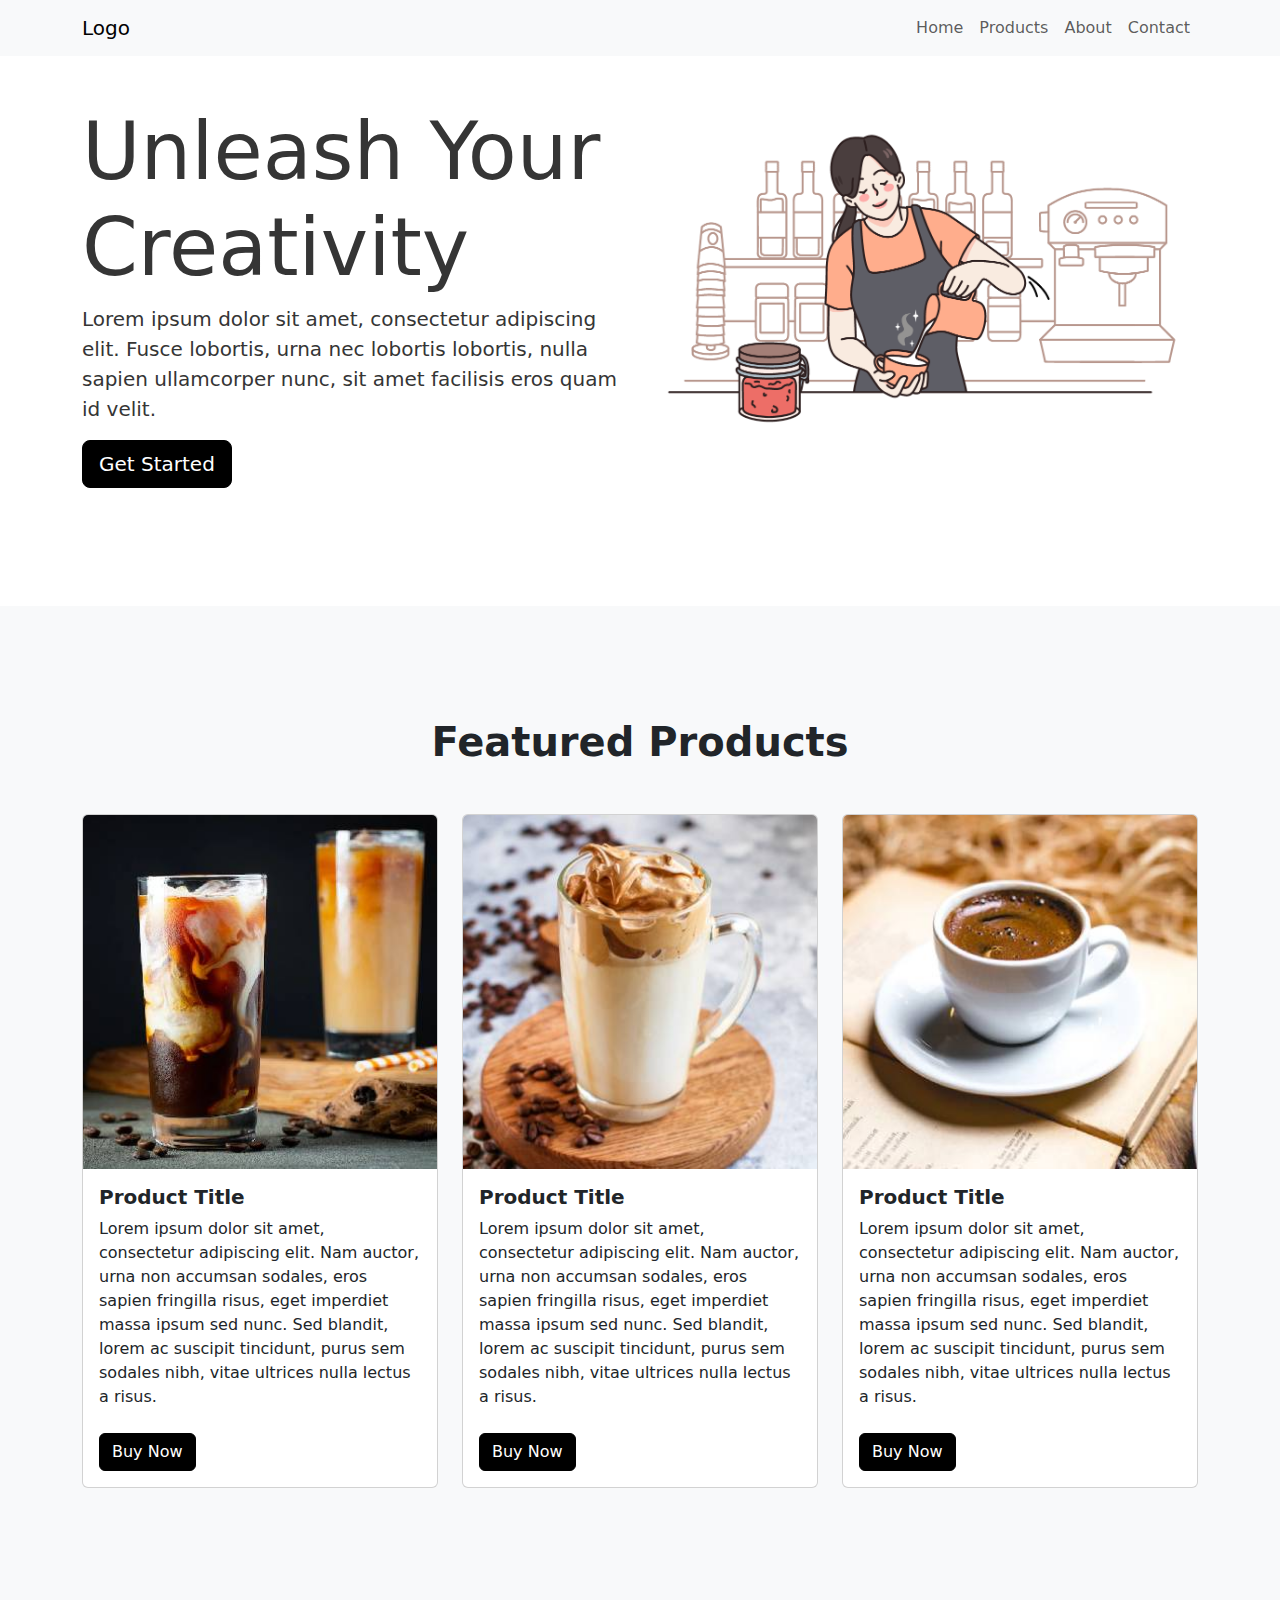
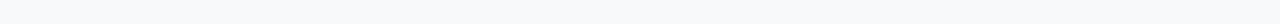
<file: index2.html>
<!DOCTYPE html>
<html>

<head>
    <title>Sample Code</title>
    <!-- Bootstrap CSS -->
    <link rel="stylesheet" href="https://cdnjs.cloudflare.com/ajax/libs/bootstrap/5.2.3/css/bootstrap.min.css" />
    <!-- Custom CSS -->
    <link rel="stylesheet" href="style.css">
</head>

<body>
    <!-- Navigation -->
    <nav class="navbar navbar-expand-lg navbar-light bg-light">
        <div class="container">
            <a class="navbar-brand" href="#">Logo</a>
            <button class="navbar-toggler" type="button" data-bs-toggle="collapse" data-bs-target="#navbarNav"
                aria-controls="navbarNav" aria-expanded="false" aria-label="Toggle navigation">
                <span class="navbar-toggler-icon"></span>
            </button>
            <div class="collapse navbar-collapse" id="navbarNav">
                <ul class="navbar-nav ms-auto">
                    <li class="nav-item">
                        <a class="nav-link" href="#">Home</a>
                    </li>
                    <li class="nav-item">
                        <a class="nav-link" href="#">Products</a>
                    </li>
                    <li class="nav-item">
                        <a class="nav-link" href="#">About</a>
                    </li>
                    <li class="nav-item">
                        <a class="nav-link" href="#">Contact</a>
                    </li>
                </ul>
            </div>
        </div>
    </nav>

    <!-- Header -->
    <header>
        <div class="container py-5">
            <div class="row">
                <div class="col-md-6">
                    <h1 class="display-1">Unleash Your Creativity</h1>
                    <p class="lead">Lorem ipsum dolor sit amet, consectetur adipiscing elit. Fusce lobortis, urna nec
                        lobortis lobortis, nulla sapien ullamcorper nunc, sit amet facilisis eros quam id velit.</p>
                    <a href="#" class="btn btn-lg btn-primary">Get Started</a>
                </div>
                <div class="col-md-6">
                    <img src="images/header/banner1.png" class="img-fluid" alt="Header Image">
                </div>
            </div>
        </div>
    </header>

    <!-- Products -->
    <section class="bg-light">
        <div class="container py-5">
            <div class="row">
                <div class="col-md-12">
                    <h2 class="text-center mb-5">Featured Products</h2>
                </div>
            </div>
            <div class="row">
                <div class="col-md-4">
                    <div class="card mb-4">
                        <img src="images/produk/product_kopi_susu.jpg" class="card-img-top" alt="Product Image">
                        <div class="card-body">
                            <h5 class="card-title">Product Title</h5>
                            <p class="card-text">Lorem ipsum dolor sit amet, consectetur adipiscing elit. Nam auctor,
                                urna non accumsan sodales, eros sapien fringilla risus, eget imperdiet massa ipsum sed
                                nunc. Sed blandit, lorem ac suscipit tincidunt, purus sem sodales nibh, vitae ultrices
                                nulla lectus a risus.</p>
                            <a href="#" class="btn btn-primary">Buy Now</a>
                        </div>
                    </div>
                </div>
                <div class="col-md-4">
                    <div class="card mb-4">
                        <img src="images/produk/product_capuchino.jpg" class="card-img-top" alt="Product Image">
                        <div class="card-body">
                            <h5 class="card-title">Product Title</h5>
                            <p class="card-text">Lorem ipsum dolor sit amet, consectetur adipiscing elit. Nam auctor,
                                urna non accumsan sodales, eros sapien fringilla risus, eget imperdiet massa ipsum sed
                                nunc. Sed blandit, lorem ac suscipit tincidunt, purus sem sodales nibh, vitae ultrices
                                nulla lectus a risus.</p>
                            <a href="#" class="btn btn-primary">Buy Now</a>
                        </div>
                    </div>
                </div>
                <div class="col-md-4">
                    <div class="card mb-4">
                        <img src="images/produk/product_espresso.jpg" class="card-img-top" alt="Product Image">
                        <div class="card-body">
                            <h5 class="card-title">Product Title</h5>
                            <p class="card-text">Lorem ipsum dolor sit amet, consectetur adipiscing elit. Nam auctor,
                                urna non accumsan sodales, eros sapien fringilla risus, eget imperdiet massa ipsum sed
                                nunc. Sed blandit, lorem ac suscipit tincidunt, purus sem sodales nibh, vitae ultrices
                                nulla lectus a risus.</p>
                            <a href="#" class="btn btn-primary">Buy Now</a>
                        </div>
                    </div>
                </div>
            </div>
        </div>
    </section>
    <script src="https://cdnjs.cloudflare.com/ajax/libs/bootstrap/5.2.3/js/bootstrap.min.js"
        integrity="sha512-2EKKQxLxRZ0L5NpPr19i5wGpx1Aa3e4+sX0/r/6ox2i6x8U6b//l6hOc6JmH6p8C/k1OmhX9hUH30AlUEcW8Vg=="
        crossorigin="anonymous" referrerpolicy="no-referrer"></script>
</body>

</html>
</file>
<file: style.css>
header {
    background-image: url("https://rikikurnia.com/assets/header-bg.png");
    background-position: center;
    background-size: cover;
    color: #353535;
    min-height: 550px;
}

header h1 {
    font-size: 4.5rem;
    font-weight: 700;
    line-height: 1.2;
}

header p {
    font-size: 1.5rem;
    font-weight: 400;
    line-height: 1.5;
}

@media (max-width: 768px) {
    header {
        height: auto;
        padding-top: 3rem;
        padding-bottom: 3rem;
    }

    header h1 {
        font-size: 2rem;
        line-height: 1.2;
        margin-bottom: 1rem;
    }

    header p {
        font-size: 1rem;
        line-height: 1.5;
        margin-bottom: 1.5rem;
    }
}

section {
    padding: 4rem 0;
}

section h2 {
    font-size: 2.5rem;
    font-weight: 700;
    margin-bottom: 3rem;
}

.card-title {
    font-size: 1.25rem;
    font-weight: 700;
    margin-bottom: 0.5rem;
}

.card-text {
    font-size: 1rem;
    font-weight: 400;
    margin-bottom: 1.5rem;
}

.btn-primary {
    background-color: #000;
    border-color: #000;
}

.btn-primary:hover {
    background-color: #fff;
    color: #000;
}
</file>
